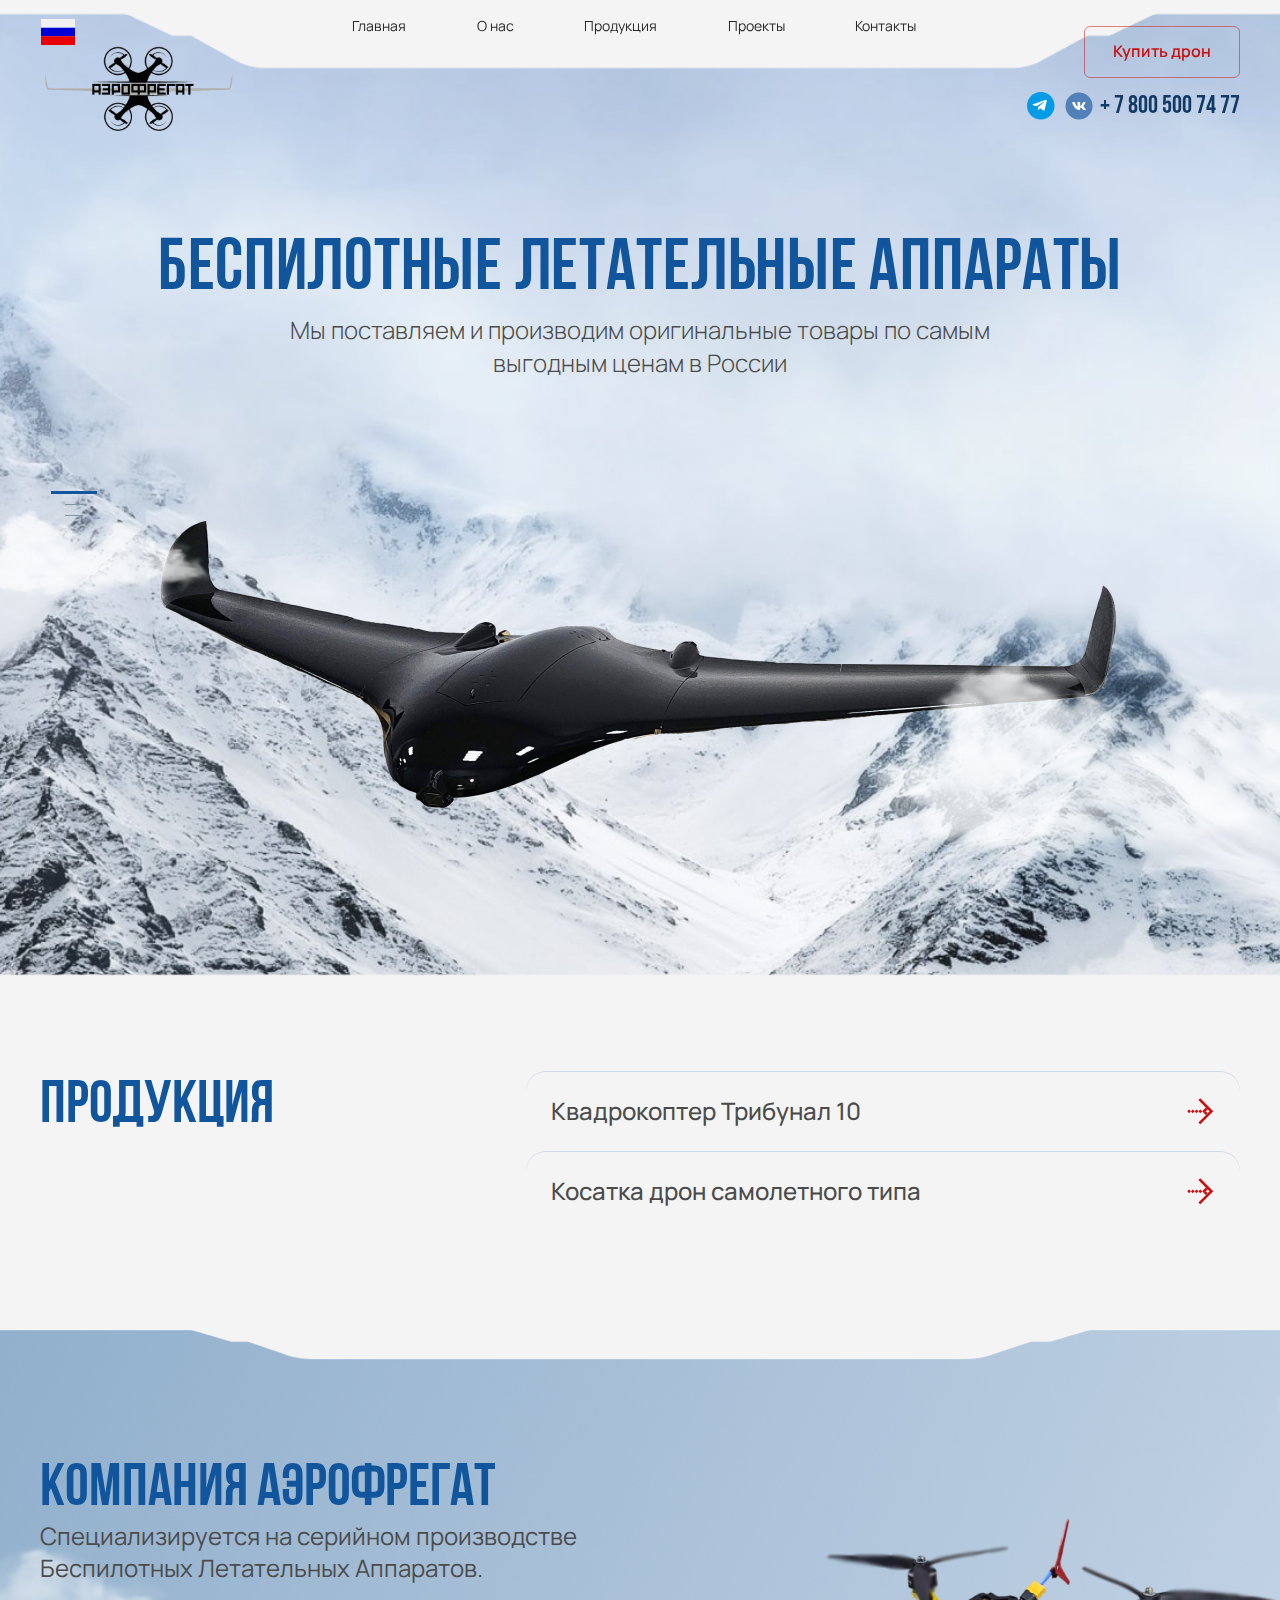
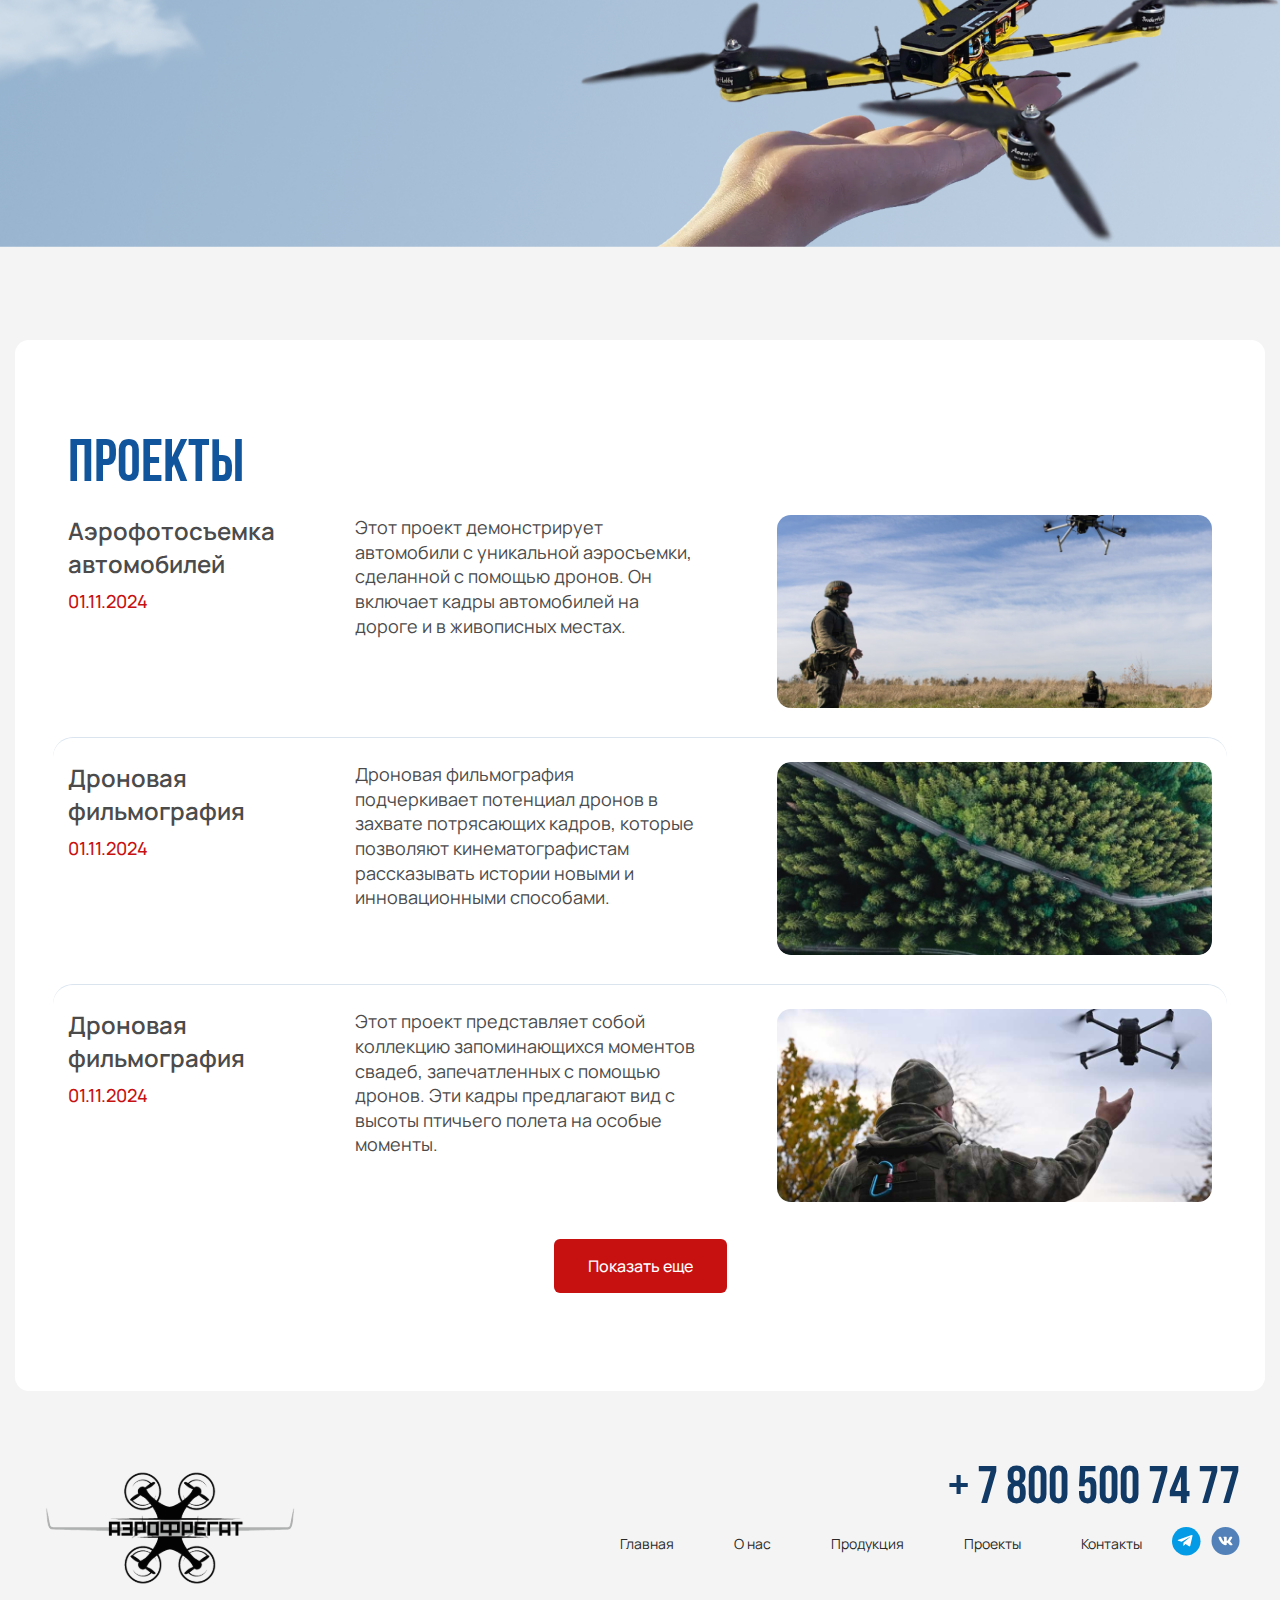
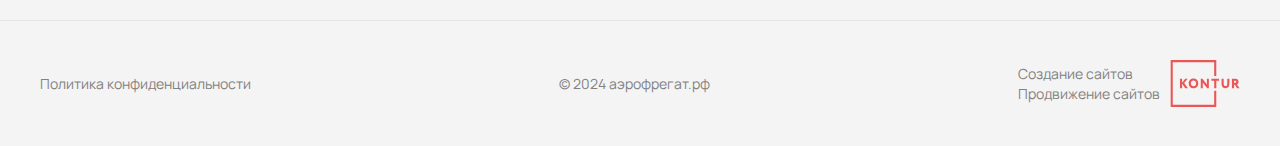
<file: index.html>
<!DOCTYPE html>
<html lang="ru">
<head>
    <meta charset="UTF-8">
    <meta name="viewport" content="width=device-width, initial-scale=1.0">
    <title>Аэрофргет</title>
    <link rel="stylesheet"  href="https://cdn.jsdelivr.net/npm/swiper@11/swiper-bundle.min.css"/>
    <link rel="stylesheet" href="styles/style.css">
</head>
<body>
    <div class="layout">
        <header class="header" >
            <div class="container">
                <a href="/index.html" class="logo">
                    <img src="./assets/icons/logo.svg" alt="logo">
                </a>
                <div class="header-content">
                    <nav class="nav-menu">
                        <ul>
                            <li><a href="/index.html">Главная</a></li>
                            <li><a href="/about.html">О нас</a></li>
                            <li><a href="/products.html">Продукция</a></li>
                            <li><a href="/projects.html">Проекты</a></li>
                            <li><a href="/contacts.html">Контакты</a></li>
                        </ul>
                    </nav>
                    <button class="show-popup">Купить дрон</button>
                </div>
               <div class="header-right">
                    <div class="header-buttons">
                        <button class="show-popup">Купить дрон</button>
                        <div class="header-contacts">
                            <div class="socials">
                                <a href="https://web.telegram.org/a/" class="telegram">
                                    <svg width="29" height="29" viewBox="0 0 29 29" fill="none" xmlns="http://www.w3.org/2000/svg">
                                        <circle cx="14.2598" cy="14.2598" r="14.2598" fill="#039BE5"/>
                                        <path d="M19.5332 8.06048L6.39658 12.7068C5.50005 13.0371 5.50524 13.4958 6.23209 13.7004L9.6048 14.6654L17.4083 10.1495C17.7772 9.94361 18.1144 10.0544 17.8373 10.28L11.5149 15.5135H11.5134L11.5149 15.5142L11.2823 18.7028C11.6231 18.7028 11.7735 18.5594 11.9647 18.3902L13.6029 16.9291L17.0104 19.2376C17.6387 19.555 18.0899 19.3919 18.2463 18.7041L20.4831 9.03501C20.7121 8.193 20.1327 7.81175 19.5332 8.06048Z" fill="white"/>
                                    </svg>
                                </a>
                                <a href="https://vk.com/" class="vk">
                                    <svg width="29" height="28" viewBox="0 0 29 28" fill="none" xmlns="http://www.w3.org/2000/svg">
                                        <circle cx="14.5195" cy="14" r="14" fill="#5181B8"/>
                                        <path d="M21.2248 10.3986C21.3228 10.0731 21.2248 9.83444 20.7614 9.83444H19.2263C18.8357 9.83444 18.6572 10.0409 18.5592 10.2677C18.5592 10.2677 17.7787 12.171 16.6727 13.4051C16.3157 13.7642 16.1526 13.8776 15.958 13.8776C15.8607 13.8776 15.7193 13.7642 15.7193 13.4387V10.3986C15.7193 10.008 15.6066 9.83444 15.2811 9.83444H12.8689C12.6253 9.83444 12.4783 10.015 12.4783 10.1872C12.4783 10.5568 13.0313 10.6422 13.088 11.6838V13.9434C13.088 14.4383 12.9991 14.5286 12.8031 14.5286C12.283 14.5286 11.0174 12.6183 10.2663 10.4315C10.12 10.0066 9.97233 9.83514 9.58033 9.83514H8.04593C7.60703 9.83514 7.51953 10.0416 7.51953 10.2684C7.51953 10.6758 8.03963 12.6918 9.94223 15.3581C11.2106 17.1788 12.9963 18.1658 14.6231 18.1658C15.5982 18.1658 15.7186 17.9467 15.7186 17.5687V16.1925C15.7186 15.7543 15.8117 15.6661 16.1204 15.6661C16.3472 15.6661 16.7378 15.7809 17.6485 16.658C18.6887 17.6982 18.8609 18.1651 19.4454 18.1651H20.9798C21.418 18.1651 21.6371 17.946 21.5111 17.5134C21.3732 17.0829 20.8762 16.4564 20.2168 15.7151C19.8584 15.2923 19.3229 14.8373 19.1598 14.6098C18.9323 14.3165 18.9981 14.187 19.1598 13.9266C19.1605 13.9273 21.0302 11.2939 21.2248 10.3986Z" fill="white"/>
                                    </svg>
                                </a>
                            </div>
                            <a href="tel:78005007477" class="phone">+ 7 800 500 74 77</a>
                        </div>
                    </div>
                    <div class="burger">
                        <img src="./assets/icons/menu-line.svg" alt="" class="burger-menu">
                        <img src="./assets/icons/close.svg" alt="" class="close-menu">
                    </div>
               </div>
            </div>
        </header>
        <main>
            <div class="popup">
                <div class="popup-content">
                    <span class="close-popup">
                        <svg width="22" height="22" viewBox="0 0 22 22" fill="none" xmlns="http://www.w3.org/2000/svg">
                            <path d="M21 1L1 21" stroke="#252525" stroke-width="2" stroke-linejoin="round"/>
                            <path d="M1 1L21 21" stroke="#252525" stroke-width="2" stroke-linejoin="round"/>
                        </svg>
                    </span>
                    <h2>Реквизиты</h2>
                    <div>
                        <p>Полное наименование организации — ООО «Арм-Бизнес»</p>
                        <p>ИНН/КПП - 5410133540/541001001</p>
                        <p>Юридический адрес - 630040 Новосибирская область, р-н Новосибирский, п. ОЗЕРНЫЙ, ул. Зеленая, д. 1/2, корп.1, оф. 2</p>
                        <p>Фактический адрес - 630040 Новосибирская область, р-н Новосибирский, п. ОЗЕРНЫЙ, ул. Зеленая, д. 1/2, корп.1, оф. 2</p>
                        <p>Почтовый адрес - 630040 Новосибирская область, р-н Новосибирский, п. ОЗЕРНЫЙ, ул. Зеленая, д. 1/2, корп.1, оф. 2</p>
                        <p>Расчетный счет - 40702810123510001337</p>
                        <p>Корреспондирующий счет - 30101810600000000774</p>
                        <p>БИК - 045004774</p>
                        <p>Полное наименование банка - ФИЛИАЛ «НОВОСИБИРСКИЙ» АО «АЛЬФА-БАНК»</p>
                        <p>Тел/факс - +7 (383) 299-07-99</p>
                        <p>E-mail - arm-biznes@mail.ru</p>
                        <p>Директор - Петросян Григорий Тевосович</p>
                    </div>
                </div>
            </div>
            <div class="banner-swiper swiper">
                <div class="swiper-wrapper">
                    <div class="swiper-slide">
                        <section class="banner" style="background-image: url('./assets/imgs/banner.jpg');">
                            <div class="container">
                                <h1>Беспилотные Летательные Аппараты</h1>
                                <p>Мы поставляем и производим оригинальные товары по самым выгодным ценам в России</p>
                                <div class="banner-img">
                                    <img src="./assets/imgs/bespilotnik.png" alt="">
                                </div>       
                            </div>
                            <div class="frame" style="background-image: url('./assets/imgs/рамка.png');">   
                            </div>
                        </section>
                    </div>
                    <div class="swiper-slide">
                        <section class="banner" style="background-image: url('./assets/imgs/banner.jpg');">
                            <div class="container">
                                <h1>Беспилотные Летательные Аппараты</h1>
                                <p>Мы поставляем и производим оригинальные товары по самым выгодным ценам в России</p>
                                <div class="banner-img">
                                    <img src="./assets/imgs/bespilotnik.png" alt="">
                                </div>       
                            </div>
                            <div class="frame" style="background-image: url('./assets/imgs/рамка.png');">   
                            </div>
                        </section>
                    </div>
                    <div class="swiper-slide">
                        <section class="banner" style="background-image: url('./assets/imgs/banner.jpg');">
                            <div class="container">
                                <h1>Беспилотные Летательные Аппараты</h1>
                                <p>Мы поставляем и производим оригинальные товары по самым выгодным ценам в России</p>
                                <div class="banner-img">
                                    <img src="./assets/imgs/bespilotnik.png" alt="">
                                </div>       
                            </div>
                            <div class="frame" style="background-image: url('./assets/imgs/рамка.png');">   
                            </div>
                        </section>
                    </div>
                   
                </div>
                <div class="swiper-pagination"></div>
            </div>
            <section class="products">
                <div class="container">
                    <h2>Продукция</h2>
                    <ul class="products-list">
                        <li>
                            <a href="#">
                                Квадрокоптер Трибунал 10
                                <svg width="29" height="29" viewBox="0 0 29 29" fill="none" xmlns="http://www.w3.org/2000/svg">
                                    <g clip-path="url(#clip0_61_487)">
                                    <path d="M21.7111 16.1283C18.6095 19.2299 15.5079 22.3314 12.4064 25.433L14.2673 27.294C18.6095 22.9518 22.9517 18.6095 27.2939 14.2673C22.9517 9.92512 18.6095 5.58291 14.2673 1.2407L12.4064 3.10164C15.5079 6.20322 18.6095 9.3048 21.7111 12.4064L23.572 14.2673L21.7111 16.1283Z" fill="#C71111"/>
                                    <path d="M1.24002 14.2673L3.10097 16.1283L4.96191 14.2673L3.10097 12.4064L1.24002 14.2673Z" fill="#C71111"/>
                                    <path d="M4.96267 14.2673L6.82362 16.1283L8.68457 14.2673L6.82362 12.4064L4.96267 14.2673Z" fill="#C71111"/>
                                    <path d="M12.406 14.2673L14.267 16.1283L16.1279 14.2673L14.267 12.4064L12.406 14.2673Z" fill="#C71111"/>
                                    <path d="M17.989 16.1283L19.85 17.9892L21.7109 16.1283L19.85 14.2673L17.989 16.1283Z" fill="#C71111"/>
                                    <path d="M8.68435 14.2673L10.5453 16.1283L12.4062 14.2673L10.5453 12.4064L8.68435 14.2673Z" fill="#C71111"/>
                                    <path d="M16.1281 14.2673L17.989 16.1283L19.85 14.2673L21.7109 12.4064L19.85 10.5454L16.1281 14.2673Z" fill="#C71111"/>
                                    </g>
                                    <defs>
                                    <clipPath id="clip0_61_487">
                                    <rect width="20.177" height="20.177" fill="white" transform="translate(28.5342 14.2673) rotate(135)"/>
                                    </clipPath>
                                    </defs>
                                 </svg>                                    
                            </a>
                        </li>
                        <li>
                            <a href="card.html">
                                Косатка дрон самолетного типа
                                <svg width="29" height="29" viewBox="0 0 29 29" fill="none" xmlns="http://www.w3.org/2000/svg">
                                    <g clip-path="url(#clip0_61_487)">
                                    <path d="M21.7111 16.1283C18.6095 19.2299 15.5079 22.3314 12.4064 25.433L14.2673 27.294C18.6095 22.9518 22.9517 18.6095 27.2939 14.2673C22.9517 9.92512 18.6095 5.58291 14.2673 1.2407L12.4064 3.10164C15.5079 6.20322 18.6095 9.3048 21.7111 12.4064L23.572 14.2673L21.7111 16.1283Z" fill="#C71111"/>
                                    <path d="M1.24002 14.2673L3.10097 16.1283L4.96191 14.2673L3.10097 12.4064L1.24002 14.2673Z" fill="#C71111"/>
                                    <path d="M4.96267 14.2673L6.82362 16.1283L8.68457 14.2673L6.82362 12.4064L4.96267 14.2673Z" fill="#C71111"/>
                                    <path d="M12.406 14.2673L14.267 16.1283L16.1279 14.2673L14.267 12.4064L12.406 14.2673Z" fill="#C71111"/>
                                    <path d="M17.989 16.1283L19.85 17.9892L21.7109 16.1283L19.85 14.2673L17.989 16.1283Z" fill="#C71111"/>
                                    <path d="M8.68435 14.2673L10.5453 16.1283L12.4062 14.2673L10.5453 12.4064L8.68435 14.2673Z" fill="#C71111"/>
                                    <path d="M16.1281 14.2673L17.989 16.1283L19.85 14.2673L21.7109 12.4064L19.85 10.5454L16.1281 14.2673Z" fill="#C71111"/>
                                    </g>
                                    <defs>
                                    <clipPath id="clip0_61_487">
                                    <rect width="20.177" height="20.177" fill="white" transform="translate(28.5342 14.2673) rotate(135)"/>
                                    </clipPath>
                                    </defs>
                                </svg>                                    
                            </a>
                        </li>
                    </ul>
                </div>
            </section>
            <section class="about"  style="background-image: url('./assets/imgs/about-bg.jpg');">
                <div class="container">
                    <div class="about-content">
                        <h2>Компания АЭРОФРЕГАТ </h2>
                        <p>Cпециализируется на серийном производстве Беспилотных Летательных Аппаратов.</p>
                    </div>
                </div>
                <div class="about-img">
                    <img src="./assets/imgs/about-img.png" alt="">
                </div>
                <div class="frame"  style="background-image: url('./assets/imgs/about-frame.png');">
                    
                </div>
            </section>
            <section class="projects">
                <div class="container">
                    <h2>Проекты</h2>
                </div>
                <div class="projects-list">
                    <div class="project">
                        <div class="container">
                            <div class="projects-content">
                                 <div>
                                     <h3>Аэрофотосъемка автомобилей</h3>
                                     <span>01.11.2024</span>
                                 </div>
                                 <p>Этот проект демонстрирует автомобили с уникальной аэросъемки, сделанной с помощью дронов. Он включает кадры автомобилей на дороге и в живописных местах.</p>
                                 <img src="./assets/imgs/project1.png" alt="project">
                            </div>
                        </div>
                     </div>
                     <div class="project">
                        <div class="container">
                            <div class="projects-content">
                                 <div>
                                     <h3>Дроновая фильмография</h3>
                                     <span>01.11.2024</span>
                                 </div>
                                 <p>Дроновая фильмография подчеркивает потенциал дронов в захвате потрясающих кадров, которые позволяют кинематографистам рассказывать истории новыми и инновационными способами.</p>
                                 <img src="./assets/imgs/project2.png" alt="project">
                            </div>
                        </div>
                     </div>
                     <div class="project">
                        <div class="container">
                            <div class="projects-content">
                                 <div>
                                     <h3>Дроновая фильмография</h3>
                                     <span>01.11.2024</span>
                                 </div>
                                 <p>Этот проект представляет собой коллекцию запоминающихся моментов
                                     свадеб, запечатленных с помощью дронов. Эти кадры предлагают
                                     вид с высоты птичьего полета на особые моменты.</p>
                                 <img src="./assets/imgs/project3.png" alt="project">
                            </div>
                        </div>
                     </div>
                </div>
                <div class="container">
                    <a href="projects.html" class="projects-btn">
                        Показать еще
                    </a>
                </div>
            </section>
        </main>
        <footer class="footer">
            <div class="container">
                <div class="footer-top">
                    <a href="/index.html" class="logo">
                        <img src="./assets/icons/footer-logo.svg" alt="logo">
                    </a>
                    <div class="footer-top-content">
                        <a href="tel:78005007477" class="phone">+ 7 800 500 74 77</a>
                        <div class="footer-menu">
                            <nav class="nav-menu">
                                <ul>
                                    <li><a href="/index.html">Главная</a></li>
                                    <li><a href="/about.html">О нас</a></li>
                                    <li><a href="/products.html">Продукция</a></li>
                                    <li><a href="/projects.html">Проекты</a></li>
                                    <li><a href="/contacts.html">Контакты</a></li>
                                </ul>
                            </nav>
                            <div class="socials">
                                <a href="https://web.telegram.org/a/" class="telegram">
                                    <svg width="29" height="29" viewBox="0 0 29 29" fill="none" xmlns="http://www.w3.org/2000/svg">
                                        <circle cx="14.2598" cy="14.2598" r="14.2598" fill="#039BE5"/>
                                        <path d="M19.5332 8.06048L6.39658 12.7068C5.50005 13.0371 5.50524 13.4958 6.23209 13.7004L9.6048 14.6654L17.4083 10.1495C17.7772 9.94361 18.1144 10.0544 17.8373 10.28L11.5149 15.5135H11.5134L11.5149 15.5142L11.2823 18.7028C11.6231 18.7028 11.7735 18.5594 11.9647 18.3902L13.6029 16.9291L17.0104 19.2376C17.6387 19.555 18.0899 19.3919 18.2463 18.7041L20.4831 9.03501C20.7121 8.193 20.1327 7.81175 19.5332 8.06048Z" fill="white"/>
                                    </svg>
                                </a>
                                <a href="https://vk.com/" class="vk">
                                    <svg width="29" height="28" viewBox="0 0 29 28" fill="none" xmlns="http://www.w3.org/2000/svg">
                                        <circle cx="14.5195" cy="14" r="14" fill="#5181B8"/>
                                        <path d="M21.2248 10.3986C21.3228 10.0731 21.2248 9.83444 20.7614 9.83444H19.2263C18.8357 9.83444 18.6572 10.0409 18.5592 10.2677C18.5592 10.2677 17.7787 12.171 16.6727 13.4051C16.3157 13.7642 16.1526 13.8776 15.958 13.8776C15.8607 13.8776 15.7193 13.7642 15.7193 13.4387V10.3986C15.7193 10.008 15.6066 9.83444 15.2811 9.83444H12.8689C12.6253 9.83444 12.4783 10.015 12.4783 10.1872C12.4783 10.5568 13.0313 10.6422 13.088 11.6838V13.9434C13.088 14.4383 12.9991 14.5286 12.8031 14.5286C12.283 14.5286 11.0174 12.6183 10.2663 10.4315C10.12 10.0066 9.97233 9.83514 9.58033 9.83514H8.04593C7.60703 9.83514 7.51953 10.0416 7.51953 10.2684C7.51953 10.6758 8.03963 12.6918 9.94223 15.3581C11.2106 17.1788 12.9963 18.1658 14.6231 18.1658C15.5982 18.1658 15.7186 17.9467 15.7186 17.5687V16.1925C15.7186 15.7543 15.8117 15.6661 16.1204 15.6661C16.3472 15.6661 16.7378 15.7809 17.6485 16.658C18.6887 17.6982 18.8609 18.1651 19.4454 18.1651H20.9798C21.418 18.1651 21.6371 17.946 21.5111 17.5134C21.3732 17.0829 20.8762 16.4564 20.2168 15.7151C19.8584 15.2923 19.3229 14.8373 19.1598 14.6098C18.9323 14.3165 18.9981 14.187 19.1598 13.9266C19.1605 13.9273 21.0302 11.2939 21.2248 10.3986Z" fill="white"/>
                                    </svg>
                                </a>
                            </div>
                        </div>
                    </div>
                </div>
            </div>
            <div class="footer-bottom">
                <div class="container">
                    <a class="privacy-policy" href="#">Политика конфиденциальности</a>
                    
                    <div class="copyright">
                        © 2024 аэрофрегат.рф
                    </div>

                    <div class="developer">
                        <p>
                            <a href="https://kontur-lite.ru/">Создание сайтов</a>
                            <a href="http://kontur-promo.ru/">Продвижение сайтов</a>
                        </p>
                        <svg width="70" height="47" viewBox="0 0 70 47" fill="none" xmlns="http://www.w3.org/2000/svg">
                            <path d="M64.049 20.7086V22.8191H64.816C65.6252 22.8191 66.2592 22.5183 66.2592 21.716C66.2592 21.185 65.9976 20.7064 64.9778 20.7064C64.6586 20.7064 64.4857 20.695 64.049 20.7086ZM61.9297 28.1638V18.6392C62.4462 18.6392 64.816 18.6392 65.082 18.6392C67.6115 18.6392 68.5115 19.9314 68.5115 21.6887C68.5115 23.4573 67.4519 24.1798 66.9486 24.4396L69.6288 28.1638H67.0595L64.8293 24.8613H64.049V28.1638H61.9297Z" fill="#EB5757"/>
                            <path d="M59.3821 24.0658C59.3821 26.9786 57.582 28.1638 55.5957 28.1638C53.2126 28.1638 51.5566 26.7621 51.5566 23.9701V18.6392H53.6759V23.5074C53.6759 24.9912 54.1126 26.1216 55.5957 26.1216C56.8793 26.1216 57.2628 25.1553 57.2628 23.6305V18.6392H59.3821V24.0658Z" fill="#EB5757"/>
                            <path d="M46.2843 46.9034H0.664062V0H46.2843V16.0478H44.1694V2.17434H2.77671V44.7291H44.1694V30.7508H46.2843V46.9034Z" fill="#EB5757"/>
                            <path d="M37.1756 28.1661L32.7795 22.4476V28.1661H30.791V18.6367H32.4869L36.8852 24.3803L36.8807 18.6367H38.867L38.8715 28.1661H37.1756Z" fill="#EB5757"/>
                            <path d="M41.4209 18.6353H49.1023V20.6774H46.3201V28.1667H44.2008V20.6774H41.4209V18.6353Z" fill="#EB5757"/>
                            <path d="M9.9834 18.6353H12.1027V22.7879L15.1354 18.6353H17.6781L14.1954 23.0341L17.9552 28.1667H15.2684L12.1027 23.6312V28.1667H9.9834V18.6353Z" fill="#EB5757"/>
                            <path d="M23.4817 26.2016C25.191 26.2016 26.0777 24.9594 26.0777 23.4005C26.0777 21.7093 24.9338 20.5993 23.4817 20.5993C21.992 20.5993 20.888 21.7093 20.888 23.4005C20.888 24.9845 22.043 26.2016 23.4817 26.2016ZM23.4817 18.6187C26.2196 18.6187 28.2635 20.4534 28.2635 23.4005C28.2635 26.2016 26.2196 28.1823 23.4817 28.1823C20.7461 28.1823 18.7021 26.3452 18.7021 23.4005C18.7021 20.7178 20.6175 18.6187 23.4817 18.6187Z" fill="#EB5757"/>
                        </svg>
                    </div>
                </div>
            </div>
        </footer>
    </div>

    <script src="https://cdn.jsdelivr.net/npm/swiper@11/swiper-bundle.min.js"></script>
    <script src="script.js"></script>
</body>
</html>
</file>
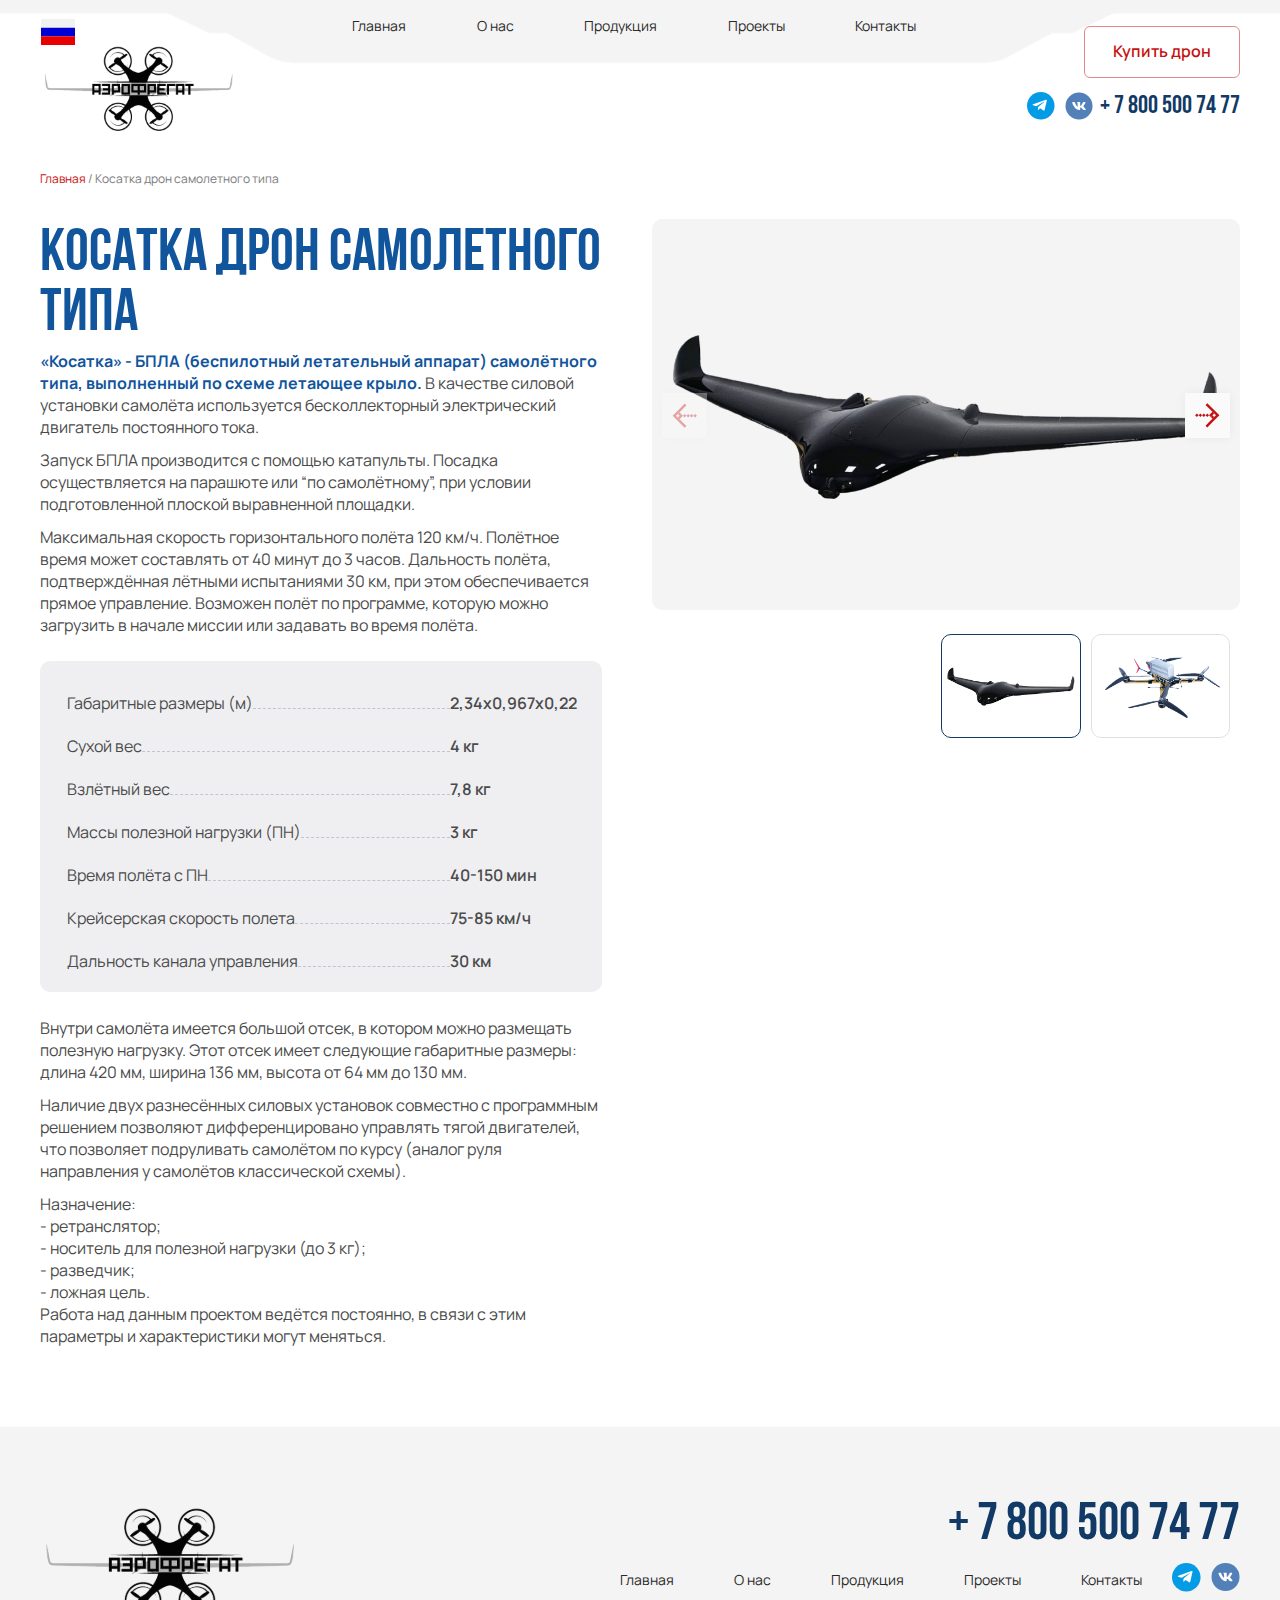
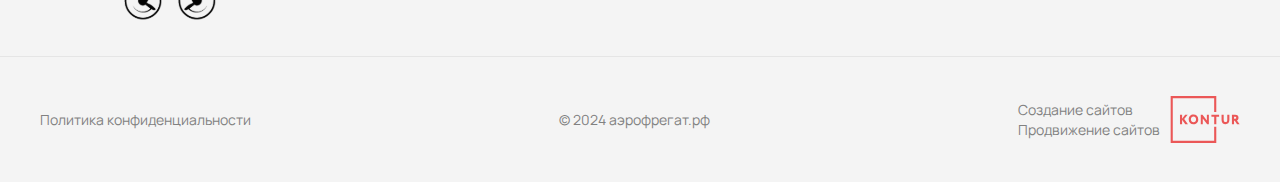
<file: card.html>
<!DOCTYPE html>
<html lang="ru">
<head>
    <meta charset="UTF-8">
    <meta name="viewport" content="width=device-width, initial-scale=1.0">
    <title>Аэрофргет</title>
    <link rel="stylesheet"  href="https://cdn.jsdelivr.net/npm/swiper@11/swiper-bundle.min.css"/>
    <link rel="stylesheet" href="styles/style.css">
</head>
<body>
    <div class="layout">
        <header class="header" >
            <div class="container">
                <a href="/index.html" class="logo">
                    <img src="./assets/icons/logo.svg" alt="logo">
                </a>
                <div class="header-content">
                    <nav class="nav-menu">
                        <ul>
                            <li><a href="/index.html">Главная</a></li>
                            <li><a href="/about.html">О нас</a></li>
                            <li><a href="/products.html">Продукция</a></li>
                            <li><a href="/projects.html">Проекты</a></li>
                            <li><a href="/contacts.html">Контакты</a></li>
                        </ul>
                    </nav>
                    <button class="show-popup">Купить дрон</button>
                </div>
               <div class="header-right">
                    <div class="header-buttons">
                        <button class="show-popup">Купить дрон</button>
                        <div class="header-contacts">
                            <div class="socials">
                                <a href="https://web.telegram.org/a/" class="telegram">
                                    <svg width="29" height="29" viewBox="0 0 29 29" fill="none" xmlns="http://www.w3.org/2000/svg">
                                        <circle cx="14.2598" cy="14.2598" r="14.2598" fill="#039BE5"/>
                                        <path d="M19.5332 8.06048L6.39658 12.7068C5.50005 13.0371 5.50524 13.4958 6.23209 13.7004L9.6048 14.6654L17.4083 10.1495C17.7772 9.94361 18.1144 10.0544 17.8373 10.28L11.5149 15.5135H11.5134L11.5149 15.5142L11.2823 18.7028C11.6231 18.7028 11.7735 18.5594 11.9647 18.3902L13.6029 16.9291L17.0104 19.2376C17.6387 19.555 18.0899 19.3919 18.2463 18.7041L20.4831 9.03501C20.7121 8.193 20.1327 7.81175 19.5332 8.06048Z" fill="white"/>
                                    </svg>
                                </a>
                                <a href="https://vk.com/" class="vk">
                                    <svg width="29" height="28" viewBox="0 0 29 28" fill="none" xmlns="http://www.w3.org/2000/svg">
                                        <circle cx="14.5195" cy="14" r="14" fill="#5181B8"/>
                                        <path d="M21.2248 10.3986C21.3228 10.0731 21.2248 9.83444 20.7614 9.83444H19.2263C18.8357 9.83444 18.6572 10.0409 18.5592 10.2677C18.5592 10.2677 17.7787 12.171 16.6727 13.4051C16.3157 13.7642 16.1526 13.8776 15.958 13.8776C15.8607 13.8776 15.7193 13.7642 15.7193 13.4387V10.3986C15.7193 10.008 15.6066 9.83444 15.2811 9.83444H12.8689C12.6253 9.83444 12.4783 10.015 12.4783 10.1872C12.4783 10.5568 13.0313 10.6422 13.088 11.6838V13.9434C13.088 14.4383 12.9991 14.5286 12.8031 14.5286C12.283 14.5286 11.0174 12.6183 10.2663 10.4315C10.12 10.0066 9.97233 9.83514 9.58033 9.83514H8.04593C7.60703 9.83514 7.51953 10.0416 7.51953 10.2684C7.51953 10.6758 8.03963 12.6918 9.94223 15.3581C11.2106 17.1788 12.9963 18.1658 14.6231 18.1658C15.5982 18.1658 15.7186 17.9467 15.7186 17.5687V16.1925C15.7186 15.7543 15.8117 15.6661 16.1204 15.6661C16.3472 15.6661 16.7378 15.7809 17.6485 16.658C18.6887 17.6982 18.8609 18.1651 19.4454 18.1651H20.9798C21.418 18.1651 21.6371 17.946 21.5111 17.5134C21.3732 17.0829 20.8762 16.4564 20.2168 15.7151C19.8584 15.2923 19.3229 14.8373 19.1598 14.6098C18.9323 14.3165 18.9981 14.187 19.1598 13.9266C19.1605 13.9273 21.0302 11.2939 21.2248 10.3986Z" fill="white"/>
                                    </svg>
                                </a>
                            </div>
                            <a href="tel:78005007477" class="phone">+ 7 800 500 74 77</a>
                        </div>
                    </div>
                    <div class="burger">
                        <img src="./assets/icons/menu-line.svg" alt="" class="burger-menu">
                        <img src="./assets/icons/close.svg" alt="" class="close-menu">
                    </div>
               </div>
            </div>
        </header>
        <main>
            <div class="popup">
                <div class="popup-content">
                    <span class="close-popup">
                        <svg width="22" height="22" viewBox="0 0 22 22" fill="none" xmlns="http://www.w3.org/2000/svg">
                            <path d="M21 1L1 21" stroke="#252525" stroke-width="2" stroke-linejoin="round"/>
                            <path d="M1 1L21 21" stroke="#252525" stroke-width="2" stroke-linejoin="round"/>
                        </svg>
                    </span>
                    <h2>Реквизиты</h2>
                    <div>
                        <p>Полное наименование организации — ООО «Арм-Бизнес»</p>
                        <p>ИНН/КПП - 5410133540/541001001</p>
                        <p>Юридический адрес - 630040 Новосибирская область, р-н Новосибирский, п. ОЗЕРНЫЙ, ул. Зеленая, д. 1/2, корп.1, оф. 2</p>
                        <p>Фактический адрес - 630040 Новосибирская область, р-н Новосибирский, п. ОЗЕРНЫЙ, ул. Зеленая, д. 1/2, корп.1, оф. 2</p>
                        <p>Почтовый адрес - 630040 Новосибирская область, р-н Новосибирский, п. ОЗЕРНЫЙ, ул. Зеленая, д. 1/2, корп.1, оф. 2</p>
                        <p>Расчетный счет - 40702810123510001337</p>
                        <p>Корреспондирующий счет - 30101810600000000774</p>
                        <p>БИК - 045004774</p>
                        <p>Полное наименование банка - ФИЛИАЛ «НОВОСИБИРСКИЙ» АО «АЛЬФА-БАНК»</p>
                        <p>Тел/факс - +7 (383) 299-07-99</p>
                        <p>E-mail - arm-biznes@mail.ru</p>
                        <p>Директор - Петросян Григорий Тевосович</p>
                    </div>
                </div>
            </div>
            <section class="card">
                <div class="container">
                    <div class="breadcrumbs">
                        <a href="/index.html" class="active">Главная</a>
                        <span>/</span>
                        <a href="card.html">Косатка дрон самолетного типа</a>
                    </div>
                    <div class="card-content">
                        <div class="card-info">
                            <h2>Косатка дрон самолетного типа</h2>
                            <p><b>«Косатка» - БПЛА (беспилотный летательный аппарат) самолётного типа, выполненный по схеме летающее крыло.</b> В качестве силовой установки самолёта используется бесколлекторный электрический двигатель постоянного тока.</p>
                            <p>Запуск БПЛА производится с помощью катапульты. Посадка осуществляется на парашюте или “по самолётному”, при условии подготовленной плоской выравненной площадки.</p>
                            <p>Максимальная скорость горизонтального полёта 120 км/ч. Полётное время может составлять от 40 минут до 3 часов. Дальность полёта, подтверждённая лётными испытаниями 30 км, при этом обеспечивается прямое управление. Возможен полёт по программе, которую можно загрузить в начале миссии или задавать во время полёта.</p>
                            <ul class="card-info-list">
                                <li>
                                    <p>Габаритные размеры (м)</p>  <span></span> <b>2,34х0,967х0,22</b>
                                </li>
                                <li>
                                    <p>Сухой вес</p> <span></span><b>4 кг</b>
                                </li>
                                <li>
                                    <p>Взлётный вес</p> <span></span><b>7,8 кг</b>
                                </li>
                                <li>
                                    <p>Массы полезной нагрузки (ПН)</p> <span></span><b>3 кг</b>
                                </li>
                                <li>
                                    <p>Время полёта с ПН</p> <span></span><b>40-150 мин</b>
                                </li>
                                <li>
                                    <p>Крейсерская скорость полета</p> <span></span><b>75-85 км/ч </b>
                                </li>
                                <li>
                                    <p>Дальность канала управления</p> <span></span><b>30 км</b>
                                </li>
                            </ul>
                            <p>Внутри самолёта имеется большой отсек, в котором можно размещать полезную нагрузку. Этот отсек имеет следующие габаритные размеры: длина 420 мм, ширина 136 мм, высота от 64 мм до 130 мм.</p>
                            <p>Наличие двух разнесённых силовых установок совместно с программным решением позволяют дифференцировано управлять тягой двигателей, что позволяет подруливать самолётом по курсу (аналог руля направления у самолётов классической схемы).</p>
                            <p>
                                Назначение:
                                <span>- ретранслятор;</span>
                                <span>- носитель для полезной нагрузки (до 3 кг);</span>
                                <span>- разведчик;</span>
                                <span>- ложная цель.</span>
                                Работа над данным проектом ведётся постоянно, в связи с этим параметры и характеристики могут меняться.
                            </p>
                        </div>
                        <div class="card-img">
                            <div class="swiper card-swiper2">
                                <div class="swiper-wrapper">
                                    <div class="swiper-slide">
                                        <div class="card-img-item">
                                            <img src="./assets/imgs/bespilotnik.png" alt="беспилотник">
                                        </div>
                                    </div>
                                    <div class="swiper-slide">
                                        <div class="card-img-item">
                                            <img src="./assets/imgs/2024-10-14 11-00-05 (1)-Photoroom 1.png" alt="беспилотник">
                                        </div>
                                    </div>
                                </div>
                                <div class="swiper-button-next">
                                    <svg width="29" height="29" viewBox="0 0 29 29" fill="none" xmlns="http://www.w3.org/2000/svg">
                                        <g clip-path="url(#clip0_148_327)">
                                        <path d="M21.7111 16.128C18.6095 19.2296 15.5079 22.3312 12.4064 25.4328L14.2673 27.2937C18.6095 22.9515 22.9517 18.6093 27.2939 14.2671C22.9517 9.92488 18.6095 5.58266 14.2673 1.24045L12.4064 3.1014C15.5079 6.20298 18.6095 9.30456 21.7111 12.4061L23.572 14.2671L21.7111 16.128Z" fill="#C71111"/>
                                        <path d="M1.24002 14.2671L3.10097 16.128L4.96191 14.2671L3.10097 12.4061L1.24002 14.2671Z" fill="#C71111"/>
                                        <path d="M4.96267 14.2671L6.82362 16.128L8.68457 14.2671L6.82362 12.4061L4.96267 14.2671Z" fill="#C71111"/>
                                        <path d="M12.406 14.2671L14.267 16.128L16.1279 14.2671L14.267 12.4061L12.406 14.2671Z" fill="#C71111"/>
                                        <path d="M17.989 16.1279L19.85 17.9889L21.7109 16.1279L19.85 14.267L17.989 16.1279Z" fill="#C71111"/>
                                        <path d="M8.68435 14.2671L10.5453 16.128L12.4062 14.2671L10.5453 12.4061L8.68435 14.2671Z" fill="#C71111"/>
                                        <path d="M16.1281 14.2672L17.989 16.1281L19.85 14.2672L21.7109 12.4062L19.85 10.5453L16.1281 14.2672Z" fill="#C71111"/>
                                        </g>
                                        <defs>
                                        <clipPath id="clip0_148_327">
                                        <rect width="20.177" height="20.177" fill="white" transform="translate(28.5342 14.2671) rotate(135)"/>
                                        </clipPath>
                                        </defs>
                                    </svg>
                                        
                                </div>
                                <div class="swiper-button-prev">
                                    <svg width="29" height="29" viewBox="0 0 29 29" fill="none" xmlns="http://www.w3.org/2000/svg">
                                        <g clip-path="url(#clip0_148_327)">
                                        <path d="M21.7111 16.128C18.6095 19.2296 15.5079 22.3312 12.4064 25.4328L14.2673 27.2937C18.6095 22.9515 22.9517 18.6093 27.2939 14.2671C22.9517 9.92488 18.6095 5.58266 14.2673 1.24045L12.4064 3.1014C15.5079 6.20298 18.6095 9.30456 21.7111 12.4061L23.572 14.2671L21.7111 16.128Z" fill="#C71111"/>
                                        <path d="M1.24002 14.2671L3.10097 16.128L4.96191 14.2671L3.10097 12.4061L1.24002 14.2671Z" fill="#C71111"/>
                                        <path d="M4.96267 14.2671L6.82362 16.128L8.68457 14.2671L6.82362 12.4061L4.96267 14.2671Z" fill="#C71111"/>
                                        <path d="M12.406 14.2671L14.267 16.128L16.1279 14.2671L14.267 12.4061L12.406 14.2671Z" fill="#C71111"/>
                                        <path d="M17.989 16.1279L19.85 17.9889L21.7109 16.1279L19.85 14.267L17.989 16.1279Z" fill="#C71111"/>
                                        <path d="M8.68435 14.2671L10.5453 16.128L12.4062 14.2671L10.5453 12.4061L8.68435 14.2671Z" fill="#C71111"/>
                                        <path d="M16.1281 14.2672L17.989 16.1281L19.85 14.2672L21.7109 12.4062L19.85 10.5453L16.1281 14.2672Z" fill="#C71111"/>
                                        </g>
                                        <defs>
                                        <clipPath id="clip0_148_327">
                                        <rect width="20.177" height="20.177" fill="white" transform="translate(28.5342 14.2671) rotate(135)"/>
                                        </clipPath>
                                        </defs>
                                    </svg>
                                        
                                </div>
                            </div>
                            <div thumbsSlider="" class="swiper card-swiper">
                                <div class="swiper-wrapper">
                                    <div class="swiper-slide">
                                        <div class="card-img-item">
                                            <img src="./assets/imgs/bespilotnik.png" alt="беспилотник">
                                        </div>
                                    </div>
                                    <div class="swiper-slide">
                                        <div class="card-img-item">
                                            <img src="./assets/imgs/2024-10-14 11-00-05 (1)-Photoroom 1.png" alt="беспилотник">
                                        </div>
                                    </div>
                                </div>
                            </div>
                        </div>
                    </div>
                </div>
                <div class="frame" style="background-image: url('./assets/imgs/card-frame.png');">                    
                </div>
            </section>
            <footer class="footer">
                <div class="container">
                    <div class="footer-top">
                        <a href="/index.html" class="logo">
                            <img src="./assets/icons/footer-logo.svg" alt="logo">
                        </a>
                        <div class="footer-top-content">
                            <a href="tel:78005007477" class="phone">+ 7 800 500 74 77</a>
                            <div class="footer-menu">
                                <nav class="nav-menu">
                                    <ul>
                                        <li><a href="/index.html">Главная</a></li>
                                        <li><a href="/about.html">О нас</a></li>
                                        <li><a href="/products.html">Продукция</a></li>
                                        <li><a href="/projects.html">Проекты</a></li>
                                        <li><a href="/contacts.html">Контакты</a></li>
                                    </ul>
                                </nav>
                                <div class="socials">
                                    <a href="https://web.telegram.org/a/" class="telegram">
                                        <svg width="29" height="29" viewBox="0 0 29 29" fill="none" xmlns="http://www.w3.org/2000/svg">
                                            <circle cx="14.2598" cy="14.2598" r="14.2598" fill="#039BE5"/>
                                            <path d="M19.5332 8.06048L6.39658 12.7068C5.50005 13.0371 5.50524 13.4958 6.23209 13.7004L9.6048 14.6654L17.4083 10.1495C17.7772 9.94361 18.1144 10.0544 17.8373 10.28L11.5149 15.5135H11.5134L11.5149 15.5142L11.2823 18.7028C11.6231 18.7028 11.7735 18.5594 11.9647 18.3902L13.6029 16.9291L17.0104 19.2376C17.6387 19.555 18.0899 19.3919 18.2463 18.7041L20.4831 9.03501C20.7121 8.193 20.1327 7.81175 19.5332 8.06048Z" fill="white"/>
                                        </svg>
                                    </a>
                                    <a href="https://vk.com/" class="vk">
                                        <svg width="29" height="28" viewBox="0 0 29 28" fill="none" xmlns="http://www.w3.org/2000/svg">
                                            <circle cx="14.5195" cy="14" r="14" fill="#5181B8"/>
                                            <path d="M21.2248 10.3986C21.3228 10.0731 21.2248 9.83444 20.7614 9.83444H19.2263C18.8357 9.83444 18.6572 10.0409 18.5592 10.2677C18.5592 10.2677 17.7787 12.171 16.6727 13.4051C16.3157 13.7642 16.1526 13.8776 15.958 13.8776C15.8607 13.8776 15.7193 13.7642 15.7193 13.4387V10.3986C15.7193 10.008 15.6066 9.83444 15.2811 9.83444H12.8689C12.6253 9.83444 12.4783 10.015 12.4783 10.1872C12.4783 10.5568 13.0313 10.6422 13.088 11.6838V13.9434C13.088 14.4383 12.9991 14.5286 12.8031 14.5286C12.283 14.5286 11.0174 12.6183 10.2663 10.4315C10.12 10.0066 9.97233 9.83514 9.58033 9.83514H8.04593C7.60703 9.83514 7.51953 10.0416 7.51953 10.2684C7.51953 10.6758 8.03963 12.6918 9.94223 15.3581C11.2106 17.1788 12.9963 18.1658 14.6231 18.1658C15.5982 18.1658 15.7186 17.9467 15.7186 17.5687V16.1925C15.7186 15.7543 15.8117 15.6661 16.1204 15.6661C16.3472 15.6661 16.7378 15.7809 17.6485 16.658C18.6887 17.6982 18.8609 18.1651 19.4454 18.1651H20.9798C21.418 18.1651 21.6371 17.946 21.5111 17.5134C21.3732 17.0829 20.8762 16.4564 20.2168 15.7151C19.8584 15.2923 19.3229 14.8373 19.1598 14.6098C18.9323 14.3165 18.9981 14.187 19.1598 13.9266C19.1605 13.9273 21.0302 11.2939 21.2248 10.3986Z" fill="white"/>
                                        </svg>
                                    </a>
                                </div>
                            </div>
                        </div>
                    </div>
                </div>
                <div class="footer-bottom">
                    <div class="container">
                        <a class="privacy-policy" href="#">Политика конфиденциальности</a>
                        
                        <div class="copyright">
                            © 2024 аэрофрегат.рф
                        </div>
    
                        <div class="developer">
                            <p>
                                <a href="https://kontur-lite.ru/">Создание сайтов</a>
                                <a href="http://kontur-promo.ru/">Продвижение сайтов</a>
                            </p>
                            <svg width="70" height="47" viewBox="0 0 70 47" fill="none" xmlns="http://www.w3.org/2000/svg">
                                <path d="M64.049 20.7086V22.8191H64.816C65.6252 22.8191 66.2592 22.5183 66.2592 21.716C66.2592 21.185 65.9976 20.7064 64.9778 20.7064C64.6586 20.7064 64.4857 20.695 64.049 20.7086ZM61.9297 28.1638V18.6392C62.4462 18.6392 64.816 18.6392 65.082 18.6392C67.6115 18.6392 68.5115 19.9314 68.5115 21.6887C68.5115 23.4573 67.4519 24.1798 66.9486 24.4396L69.6288 28.1638H67.0595L64.8293 24.8613H64.049V28.1638H61.9297Z" fill="#EB5757"/>
                                <path d="M59.3821 24.0658C59.3821 26.9786 57.582 28.1638 55.5957 28.1638C53.2126 28.1638 51.5566 26.7621 51.5566 23.9701V18.6392H53.6759V23.5074C53.6759 24.9912 54.1126 26.1216 55.5957 26.1216C56.8793 26.1216 57.2628 25.1553 57.2628 23.6305V18.6392H59.3821V24.0658Z" fill="#EB5757"/>
                                <path d="M46.2843 46.9034H0.664062V0H46.2843V16.0478H44.1694V2.17434H2.77671V44.7291H44.1694V30.7508H46.2843V46.9034Z" fill="#EB5757"/>
                                <path d="M37.1756 28.1661L32.7795 22.4476V28.1661H30.791V18.6367H32.4869L36.8852 24.3803L36.8807 18.6367H38.867L38.8715 28.1661H37.1756Z" fill="#EB5757"/>
                                <path d="M41.4209 18.6353H49.1023V20.6774H46.3201V28.1667H44.2008V20.6774H41.4209V18.6353Z" fill="#EB5757"/>
                                <path d="M9.9834 18.6353H12.1027V22.7879L15.1354 18.6353H17.6781L14.1954 23.0341L17.9552 28.1667H15.2684L12.1027 23.6312V28.1667H9.9834V18.6353Z" fill="#EB5757"/>
                                <path d="M23.4817 26.2016C25.191 26.2016 26.0777 24.9594 26.0777 23.4005C26.0777 21.7093 24.9338 20.5993 23.4817 20.5993C21.992 20.5993 20.888 21.7093 20.888 23.4005C20.888 24.9845 22.043 26.2016 23.4817 26.2016ZM23.4817 18.6187C26.2196 18.6187 28.2635 20.4534 28.2635 23.4005C28.2635 26.2016 26.2196 28.1823 23.4817 28.1823C20.7461 28.1823 18.7021 26.3452 18.7021 23.4005C18.7021 20.7178 20.6175 18.6187 23.4817 18.6187Z" fill="#EB5757"/>
                            </svg>
                        </div>
                    </div>
                </div>
            </footer>
    </div>

    <script src="https://cdn.jsdelivr.net/npm/swiper@11/swiper-bundle.min.js"></script>
    <script src="script.js"></script>
    <script>
         var cardSwiper = new Swiper(".card-swiper", {
            spaceBetween: 10,
            slidesPerView: 4,
            freeMode: true,
            watchSlidesProgress: true,
        });
        var cardSwiper2 = new Swiper(".card-swiper2", {
            spaceBetween: 10,
            navigation: {
                nextEl: ".swiper-button-next",
                prevEl: ".swiper-button-prev",
            },
            thumbs: {
                swiper: cardSwiper,
            },
        });
    </script>
</body>
</html>
</file>
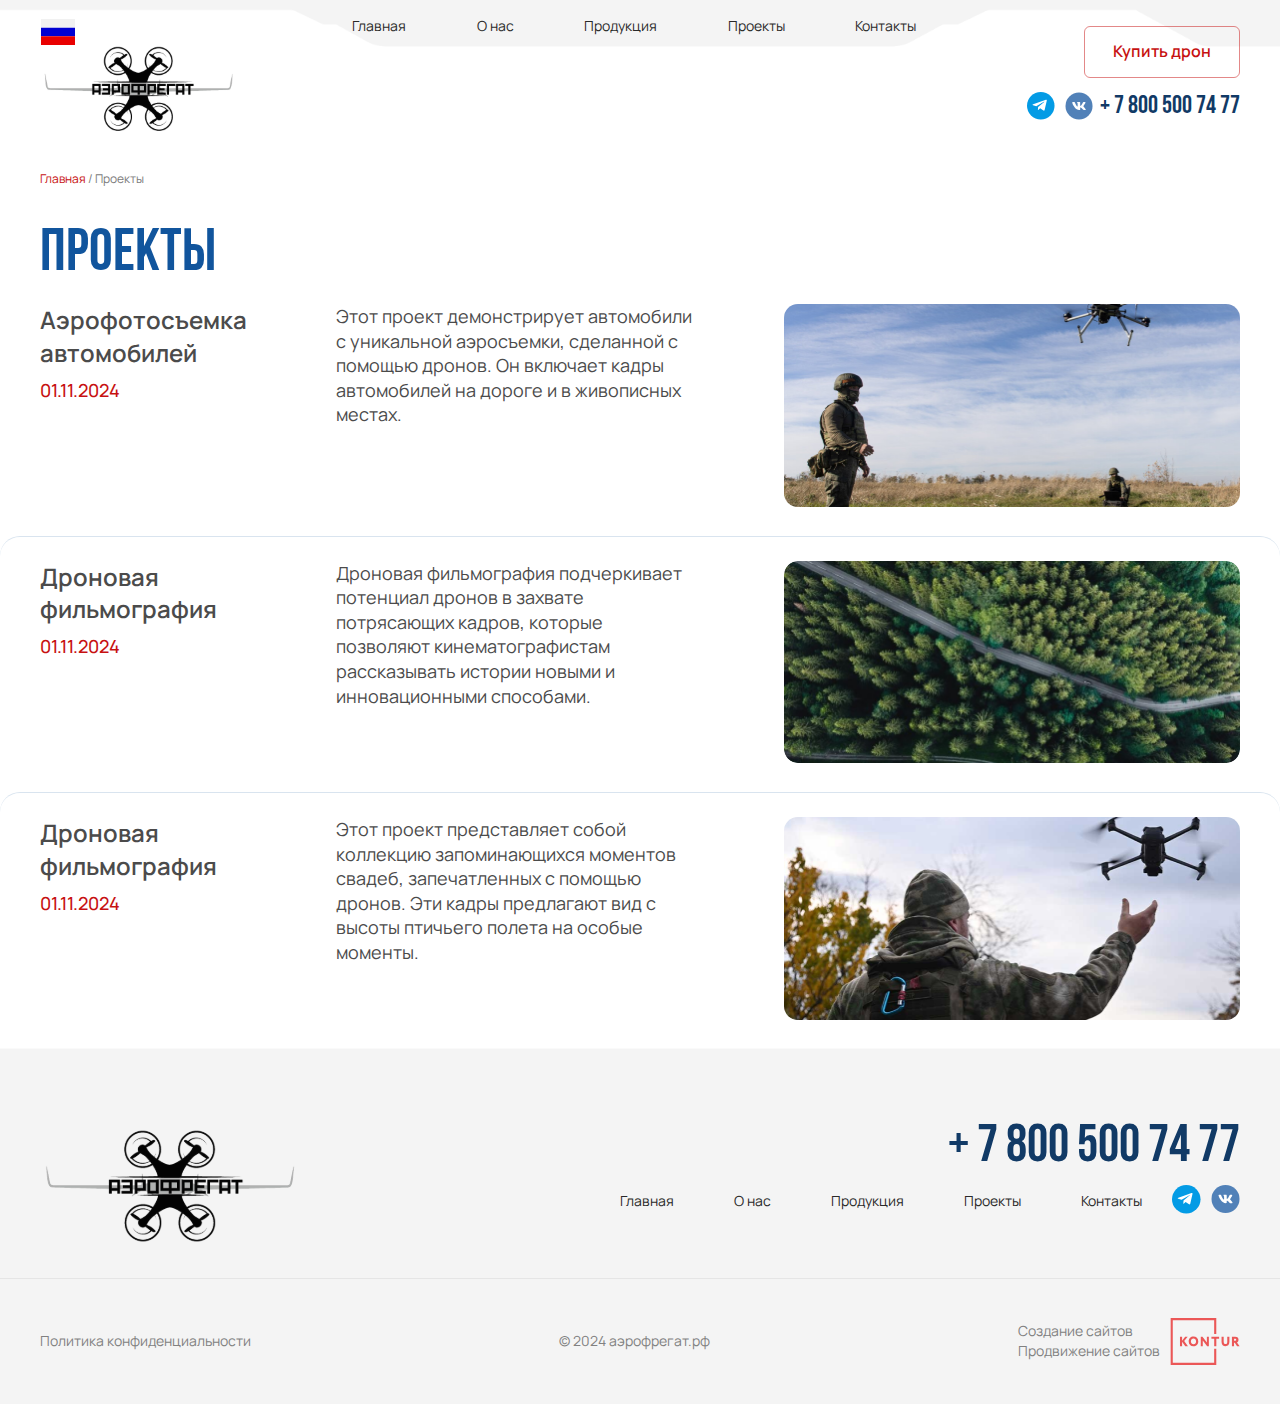
<file: projects.html>
<!DOCTYPE html>
<html lang="ru">
<head>
    <meta charset="UTF-8">
    <meta name="viewport" content="width=device-width, initial-scale=1.0">
    <title>Аэрофргет</title>
    <link rel="stylesheet"  href="https://cdn.jsdelivr.net/npm/swiper@11/swiper-bundle.min.css"/>
    <link rel="stylesheet" href="styles/style.css">
</head>
<body>
    <div class="layout">
        <header class="header" >
            <div class="container">
                <a href="/index.html" class="logo">
                    <img src="./assets/icons/logo.svg" alt="logo">
                </a>
                <div class="header-content">
                    <nav class="nav-menu">
                        <ul>
                            <li><a href="/index.html">Главная</a></li>
                            <li><a href="/about.html">О нас</a></li>
                            <li><a href="/products.html">Продукция</a></li>
                            <li><a href="/projects.html">Проекты</a></li>
                            <li><a href="/contacts.html">Контакты</a></li>
                        </ul>
                    </nav>
                    <button class="show-popup">Купить дрон</button>
                </div>
               <div class="header-right">
                    <div class="header-buttons">
                        <button class="show-popup">Купить дрон</button>
                        <div class="header-contacts">
                            <div class="socials">
                                <a href="https://web.telegram.org/a/" class="telegram">
                                    <svg width="29" height="29" viewBox="0 0 29 29" fill="none" xmlns="http://www.w3.org/2000/svg">
                                        <circle cx="14.2598" cy="14.2598" r="14.2598" fill="#039BE5"/>
                                        <path d="M19.5332 8.06048L6.39658 12.7068C5.50005 13.0371 5.50524 13.4958 6.23209 13.7004L9.6048 14.6654L17.4083 10.1495C17.7772 9.94361 18.1144 10.0544 17.8373 10.28L11.5149 15.5135H11.5134L11.5149 15.5142L11.2823 18.7028C11.6231 18.7028 11.7735 18.5594 11.9647 18.3902L13.6029 16.9291L17.0104 19.2376C17.6387 19.555 18.0899 19.3919 18.2463 18.7041L20.4831 9.03501C20.7121 8.193 20.1327 7.81175 19.5332 8.06048Z" fill="white"/>
                                    </svg>
                                </a>
                                <a href="https://vk.com/" class="vk">
                                    <svg width="29" height="28" viewBox="0 0 29 28" fill="none" xmlns="http://www.w3.org/2000/svg">
                                        <circle cx="14.5195" cy="14" r="14" fill="#5181B8"/>
                                        <path d="M21.2248 10.3986C21.3228 10.0731 21.2248 9.83444 20.7614 9.83444H19.2263C18.8357 9.83444 18.6572 10.0409 18.5592 10.2677C18.5592 10.2677 17.7787 12.171 16.6727 13.4051C16.3157 13.7642 16.1526 13.8776 15.958 13.8776C15.8607 13.8776 15.7193 13.7642 15.7193 13.4387V10.3986C15.7193 10.008 15.6066 9.83444 15.2811 9.83444H12.8689C12.6253 9.83444 12.4783 10.015 12.4783 10.1872C12.4783 10.5568 13.0313 10.6422 13.088 11.6838V13.9434C13.088 14.4383 12.9991 14.5286 12.8031 14.5286C12.283 14.5286 11.0174 12.6183 10.2663 10.4315C10.12 10.0066 9.97233 9.83514 9.58033 9.83514H8.04593C7.60703 9.83514 7.51953 10.0416 7.51953 10.2684C7.51953 10.6758 8.03963 12.6918 9.94223 15.3581C11.2106 17.1788 12.9963 18.1658 14.6231 18.1658C15.5982 18.1658 15.7186 17.9467 15.7186 17.5687V16.1925C15.7186 15.7543 15.8117 15.6661 16.1204 15.6661C16.3472 15.6661 16.7378 15.7809 17.6485 16.658C18.6887 17.6982 18.8609 18.1651 19.4454 18.1651H20.9798C21.418 18.1651 21.6371 17.946 21.5111 17.5134C21.3732 17.0829 20.8762 16.4564 20.2168 15.7151C19.8584 15.2923 19.3229 14.8373 19.1598 14.6098C18.9323 14.3165 18.9981 14.187 19.1598 13.9266C19.1605 13.9273 21.0302 11.2939 21.2248 10.3986Z" fill="white"/>
                                    </svg>
                                </a>
                            </div>
                            <a href="tel:78005007477" class="phone">+ 7 800 500 74 77</a>
                        </div>
                    </div>
                    <div class="burger">
                        <img src="./assets/icons/menu-line.svg" alt="" class="burger-menu">
                        <img src="./assets/icons/close.svg" alt="" class="close-menu">
                    </div>
               </div>
            </div>
        </header>
        <main>
            <div class="popup">
                <div class="popup-content">
                    <span class="close-popup">
                        <svg width="22" height="22" viewBox="0 0 22 22" fill="none" xmlns="http://www.w3.org/2000/svg">
                            <path d="M21 1L1 21" stroke="#252525" stroke-width="2" stroke-linejoin="round"/>
                            <path d="M1 1L21 21" stroke="#252525" stroke-width="2" stroke-linejoin="round"/>
                        </svg>
                    </span>
                    <h2>Реквизиты</h2>
                    <div>
                        <p>Полное наименование организации — ООО «Арм-Бизнес»</p>
                        <p>ИНН/КПП - 5410133540/541001001</p>
                        <p>Юридический адрес - 630040 Новосибирская область, р-н Новосибирский, п. ОЗЕРНЫЙ, ул. Зеленая, д. 1/2, корп.1, оф. 2</p>
                        <p>Фактический адрес - 630040 Новосибирская область, р-н Новосибирский, п. ОЗЕРНЫЙ, ул. Зеленая, д. 1/2, корп.1, оф. 2</p>
                        <p>Почтовый адрес - 630040 Новосибирская область, р-н Новосибирский, п. ОЗЕРНЫЙ, ул. Зеленая, д. 1/2, корп.1, оф. 2</p>
                        <p>Расчетный счет - 40702810123510001337</p>
                        <p>Корреспондирующий счет - 30101810600000000774</p>
                        <p>БИК - 045004774</p>
                        <p>Полное наименование банка - ФИЛИАЛ «НОВОСИБИРСКИЙ» АО «АЛЬФА-БАНК»</p>
                        <p>Тел/факс - +7 (383) 299-07-99</p>
                        <p>E-mail - arm-biznes@mail.ru</p>
                        <p>Директор - Петросян Григорий Тевосович</p>
                    </div>
                </div>
            </div>
            <section class="card">
                <div class="container">
                    <div class="breadcrumbs">
                        <a href="/index.html" class="active">Главная</a>
                        <span>/</span>
                        <a href="projects.html">Проекты</a>
                    </div>
                    <h2>Проекты</h2>
                </div>
                <div class="projects-list">
                    <div class="project">
                        <div class="container">
                            <div class="projects-content">
                                 <div>
                                     <h3>Аэрофотосъемка автомобилей</h3>
                                     <span>01.11.2024</span>
                                 </div>
                                 <p>Этот проект демонстрирует автомобили с уникальной аэросъемки, сделанной с помощью дронов. Он включает кадры автомобилей на дороге и в живописных местах.</p>
                                 <img src="./assets/imgs/project1.png" alt="project">
                            </div>
                        </div>
                     </div>
                     <div class="project">
                        <div class="container">
                            <div class="projects-content">
                                 <div>
                                     <h3>Дроновая фильмография</h3>
                                     <span>01.11.2024</span>
                                 </div>
                                 <p>Дроновая фильмография подчеркивает потенциал дронов в захвате потрясающих кадров, которые позволяют кинематографистам рассказывать истории новыми и инновационными способами.</p>
                                 <img src="./assets/imgs/project2.png" alt="project">
                            </div>
                        </div>
                     </div>
                     <div class="project">
                        <div class="container">
                            <div class="projects-content">
                                 <div>
                                     <h3>Дроновая фильмография</h3>
                                     <span>01.11.2024</span>
                                 </div>
                                 <p>Этот проект представляет собой коллекцию запоминающихся моментов
                                     свадеб, запечатленных с помощью дронов. Эти кадры предлагают
                                     вид с высоты птичьего полета на особые моменты.</p>
                                 <img src="./assets/imgs/project3.png" alt="project">
                            </div>
                        </div>
                     </div>
                </div>
                <div class="frame" style="background-image: url('./assets/imgs/card-frame.png');">                    
                </div>
            </section>
            <footer class="footer">
                <div class="container">
                    <div class="footer-top">
                        <a href="/index.html" class="logo">
                            <img src="./assets/icons/footer-logo.svg" alt="logo">
                        </a>
                        <div class="footer-top-content">
                            <a href="tel:78005007477" class="phone">+ 7 800 500 74 77</a>
                            <div class="footer-menu">
                                <nav class="nav-menu">
                                    <ul>
                                        <li><a href="/index.html">Главная</a></li>
                                        <li><a href="/about.html">О нас</a></li>
                                        <li><a href="/products.html">Продукция</a></li>
                                        <li><a href="/projects.html">Проекты</a></li>
                                        <li><a href="/contacts.html">Контакты</a></li>
                                    </ul>
                                </nav>
                                <div class="socials">
                                    <a href="https://web.telegram.org/a/" class="telegram">
                                        <svg width="29" height="29" viewBox="0 0 29 29" fill="none" xmlns="http://www.w3.org/2000/svg">
                                            <circle cx="14.2598" cy="14.2598" r="14.2598" fill="#039BE5"/>
                                            <path d="M19.5332 8.06048L6.39658 12.7068C5.50005 13.0371 5.50524 13.4958 6.23209 13.7004L9.6048 14.6654L17.4083 10.1495C17.7772 9.94361 18.1144 10.0544 17.8373 10.28L11.5149 15.5135H11.5134L11.5149 15.5142L11.2823 18.7028C11.6231 18.7028 11.7735 18.5594 11.9647 18.3902L13.6029 16.9291L17.0104 19.2376C17.6387 19.555 18.0899 19.3919 18.2463 18.7041L20.4831 9.03501C20.7121 8.193 20.1327 7.81175 19.5332 8.06048Z" fill="white"/>
                                        </svg>
                                    </a>
                                    <a href="https://vk.com/" class="vk">
                                        <svg width="29" height="28" viewBox="0 0 29 28" fill="none" xmlns="http://www.w3.org/2000/svg">
                                            <circle cx="14.5195" cy="14" r="14" fill="#5181B8"/>
                                            <path d="M21.2248 10.3986C21.3228 10.0731 21.2248 9.83444 20.7614 9.83444H19.2263C18.8357 9.83444 18.6572 10.0409 18.5592 10.2677C18.5592 10.2677 17.7787 12.171 16.6727 13.4051C16.3157 13.7642 16.1526 13.8776 15.958 13.8776C15.8607 13.8776 15.7193 13.7642 15.7193 13.4387V10.3986C15.7193 10.008 15.6066 9.83444 15.2811 9.83444H12.8689C12.6253 9.83444 12.4783 10.015 12.4783 10.1872C12.4783 10.5568 13.0313 10.6422 13.088 11.6838V13.9434C13.088 14.4383 12.9991 14.5286 12.8031 14.5286C12.283 14.5286 11.0174 12.6183 10.2663 10.4315C10.12 10.0066 9.97233 9.83514 9.58033 9.83514H8.04593C7.60703 9.83514 7.51953 10.0416 7.51953 10.2684C7.51953 10.6758 8.03963 12.6918 9.94223 15.3581C11.2106 17.1788 12.9963 18.1658 14.6231 18.1658C15.5982 18.1658 15.7186 17.9467 15.7186 17.5687V16.1925C15.7186 15.7543 15.8117 15.6661 16.1204 15.6661C16.3472 15.6661 16.7378 15.7809 17.6485 16.658C18.6887 17.6982 18.8609 18.1651 19.4454 18.1651H20.9798C21.418 18.1651 21.6371 17.946 21.5111 17.5134C21.3732 17.0829 20.8762 16.4564 20.2168 15.7151C19.8584 15.2923 19.3229 14.8373 19.1598 14.6098C18.9323 14.3165 18.9981 14.187 19.1598 13.9266C19.1605 13.9273 21.0302 11.2939 21.2248 10.3986Z" fill="white"/>
                                        </svg>
                                    </a>
                                </div>
                            </div>
                        </div>
                    </div>
                </div>
                <div class="footer-bottom">
                    <div class="container">
                        <a class="privacy-policy" href="#">Политика конфиденциальности</a>
                        
                        <div class="copyright">
                            © 2024 аэрофрегат.рф
                        </div>
    
                        <div class="developer">
                            <p>
                                <a href="https://kontur-lite.ru/">Создание сайтов</a>
                                <a href="http://kontur-promo.ru/">Продвижение сайтов</a>
                            </p>
                            <svg width="70" height="47" viewBox="0 0 70 47" fill="none" xmlns="http://www.w3.org/2000/svg">
                                <path d="M64.049 20.7086V22.8191H64.816C65.6252 22.8191 66.2592 22.5183 66.2592 21.716C66.2592 21.185 65.9976 20.7064 64.9778 20.7064C64.6586 20.7064 64.4857 20.695 64.049 20.7086ZM61.9297 28.1638V18.6392C62.4462 18.6392 64.816 18.6392 65.082 18.6392C67.6115 18.6392 68.5115 19.9314 68.5115 21.6887C68.5115 23.4573 67.4519 24.1798 66.9486 24.4396L69.6288 28.1638H67.0595L64.8293 24.8613H64.049V28.1638H61.9297Z" fill="#EB5757"/>
                                <path d="M59.3821 24.0658C59.3821 26.9786 57.582 28.1638 55.5957 28.1638C53.2126 28.1638 51.5566 26.7621 51.5566 23.9701V18.6392H53.6759V23.5074C53.6759 24.9912 54.1126 26.1216 55.5957 26.1216C56.8793 26.1216 57.2628 25.1553 57.2628 23.6305V18.6392H59.3821V24.0658Z" fill="#EB5757"/>
                                <path d="M46.2843 46.9034H0.664062V0H46.2843V16.0478H44.1694V2.17434H2.77671V44.7291H44.1694V30.7508H46.2843V46.9034Z" fill="#EB5757"/>
                                <path d="M37.1756 28.1661L32.7795 22.4476V28.1661H30.791V18.6367H32.4869L36.8852 24.3803L36.8807 18.6367H38.867L38.8715 28.1661H37.1756Z" fill="#EB5757"/>
                                <path d="M41.4209 18.6353H49.1023V20.6774H46.3201V28.1667H44.2008V20.6774H41.4209V18.6353Z" fill="#EB5757"/>
                                <path d="M9.9834 18.6353H12.1027V22.7879L15.1354 18.6353H17.6781L14.1954 23.0341L17.9552 28.1667H15.2684L12.1027 23.6312V28.1667H9.9834V18.6353Z" fill="#EB5757"/>
                                <path d="M23.4817 26.2016C25.191 26.2016 26.0777 24.9594 26.0777 23.4005C26.0777 21.7093 24.9338 20.5993 23.4817 20.5993C21.992 20.5993 20.888 21.7093 20.888 23.4005C20.888 24.9845 22.043 26.2016 23.4817 26.2016ZM23.4817 18.6187C26.2196 18.6187 28.2635 20.4534 28.2635 23.4005C28.2635 26.2016 26.2196 28.1823 23.4817 28.1823C20.7461 28.1823 18.7021 26.3452 18.7021 23.4005C18.7021 20.7178 20.6175 18.6187 23.4817 18.6187Z" fill="#EB5757"/>
                            </svg>
                        </div>
                    </div>
                </div>
            </footer>
    </div>

    <script src="https://cdn.jsdelivr.net/npm/swiper@11/swiper-bundle.min.js"></script>
    <script src="script.js"></script>
    <script>
         var cardSwiper = new Swiper(".card-swiper", {
            spaceBetween: 10,
            slidesPerView: 4,
            freeMode: true,
            watchSlidesProgress: true,
        });
        var cardSwiper2 = new Swiper(".card-swiper2", {
            spaceBetween: 10,
            navigation: {
                nextEl: ".swiper-button-next",
                prevEl: ".swiper-button-prev",
            },
            thumbs: {
                swiper: cardSwiper,
            },
        });
    </script>
</body>
</html>
</file>
<file: styles/style.css>
@import url('https://fonts.googleapis.com/css2?family=Bebas+Neue&family=Inter:ital,opsz,wght@0,14..32,100..900;1,14..32,100..900&family=Manrope:wght@200..800&display=swap');

@import url('header-style.css');
@import url('banner-style.css');
@import url('products-style.css');
@import url('about-style.css');
@import url('projects-style.css');
@import url('popup-style.css');
@import url('card-style.css');
@import url('footer-style.css');




/* ------------------------------------------ fonst-styles------------------------------------------- */
@font-face {
	font-family: 'BebasNeue';
	src: url('../fonts/BebasNeueCyrillic/bebasneuecyrillic.ttf') format('truetype'); ;
}

/* -------------------------------------------reset-styles------------------------------------------- */
*{
    margin: 0;
    padding: 0;
    border: 0;
    box-sizing: border-box;
}

*, *:before, *:after{
	-moz-box-sizing: border-box;
	-webkit-box-sizing: border-box;
	box-sizing: border-box;
}

:focus, :active{outline: none;}
a:focus, a:active{outline: none;}

nav,footer,header,aside{display: block;}

html, body{
	height: 100%;
	width: 100%;
	-ms-text-size-adjust: 100%;
	-moz-text-size-adjust: 100%;
	-webkit-text-size-adjust: 100%;
}

input, button, textarea{font-family: inherit;}

input::-ms-clear{display:none;}
button{cursor: pointer;}
button::-moz-focus-inner{padding: 0;border: 0;}
a, a:visited{text-decoration: none; color: inherit;}
a:hover{text-decoration: none;}
ul li{list-style-type: none;}

h1,h2, h3, h4, h5, h6{font-style: inherit;}

/* -------------------------------------------main-styles------------------------------------------- */
html{
	scroll-behavior: smooth;
}

body{
	font-family: "Manrope", sans-serif;
	background-color:rgba(244, 244, 244, 1);
	color: rgba(75, 75, 75, 1);
}
.no-scroll{
	overflow: hidden;
}
.layout{
	/* display: flex; */
	flex-direction: column;
	height: 100vh;
}

header{
	flex-shrink: 0;
}

main{
	flex-grow: 1;
}

footer{
	flex-shrink: 0;
}

.container{
	max-width: 1230px;
	margin: 0 auto;
	padding: 0 15px;
}
button{
	padding: 16px 28px;
	font-size: 16px;
	font-weight: 600;
	line-height: 17.6px;
	text-align: center;
	white-space: nowrap;
	border-radius: 6px	
}

h1{
	font-family: 'BebasNeue', sans-serif;
	font-size: 73px;
	font-weight: 500;
	line-height: 1;
	letter-spacing: 0.01em;
	text-align: center;	
	color: rgba(17, 85, 157, 1);
	text-transform: uppercase;
	margin-bottom: 14px;
}
h2{
	font-family: 'BebasNeue', sans-serif;
	font-size: 60px;
	font-weight: 500;
	line-height: 1;
	color: rgba(17, 85, 157, 1);
}

h3{
	font-size: 24px;
	font-weight: 600;
	line-height: 32.78px;
	margin-bottom: 8px;
}

@media (max-width: 500px){
	h1{
		font-size: 45px;
		text-align: left;
	}
	h2{
		font-size: 40px;
	}
}
</file>
